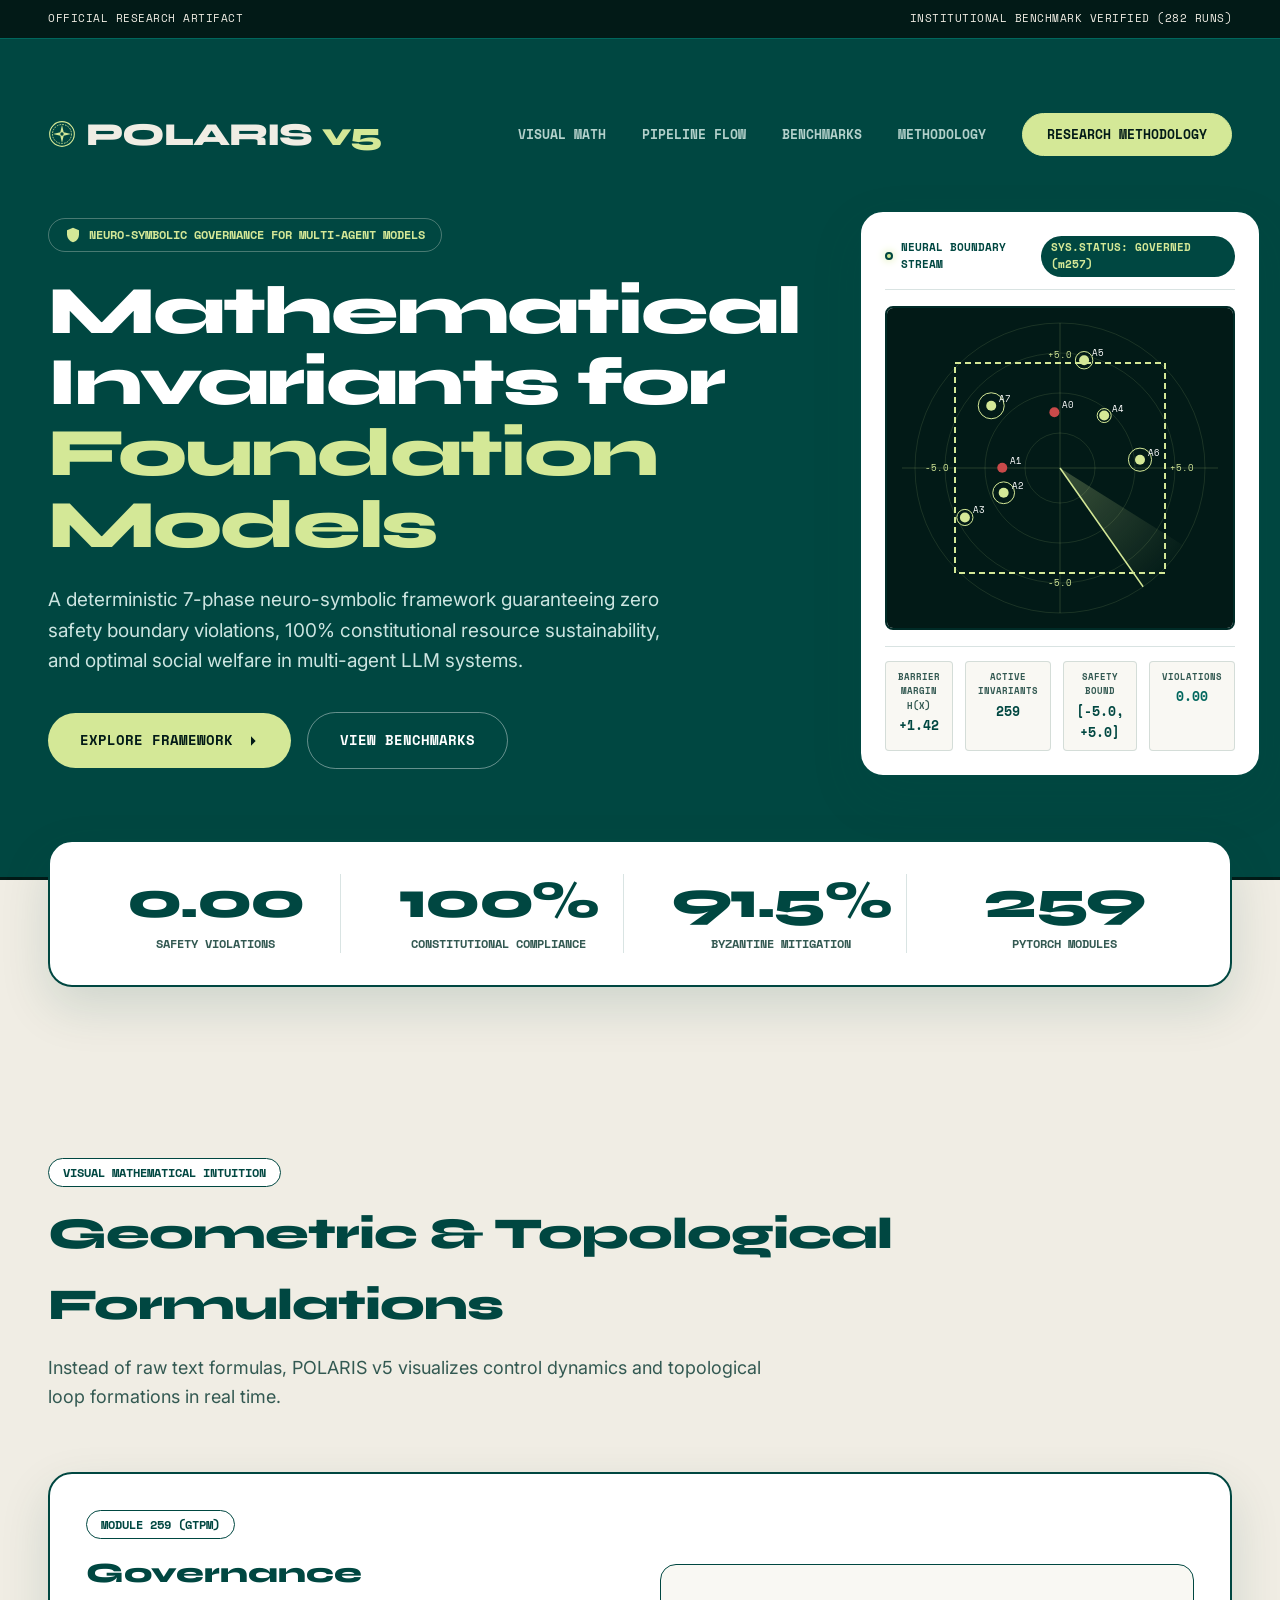
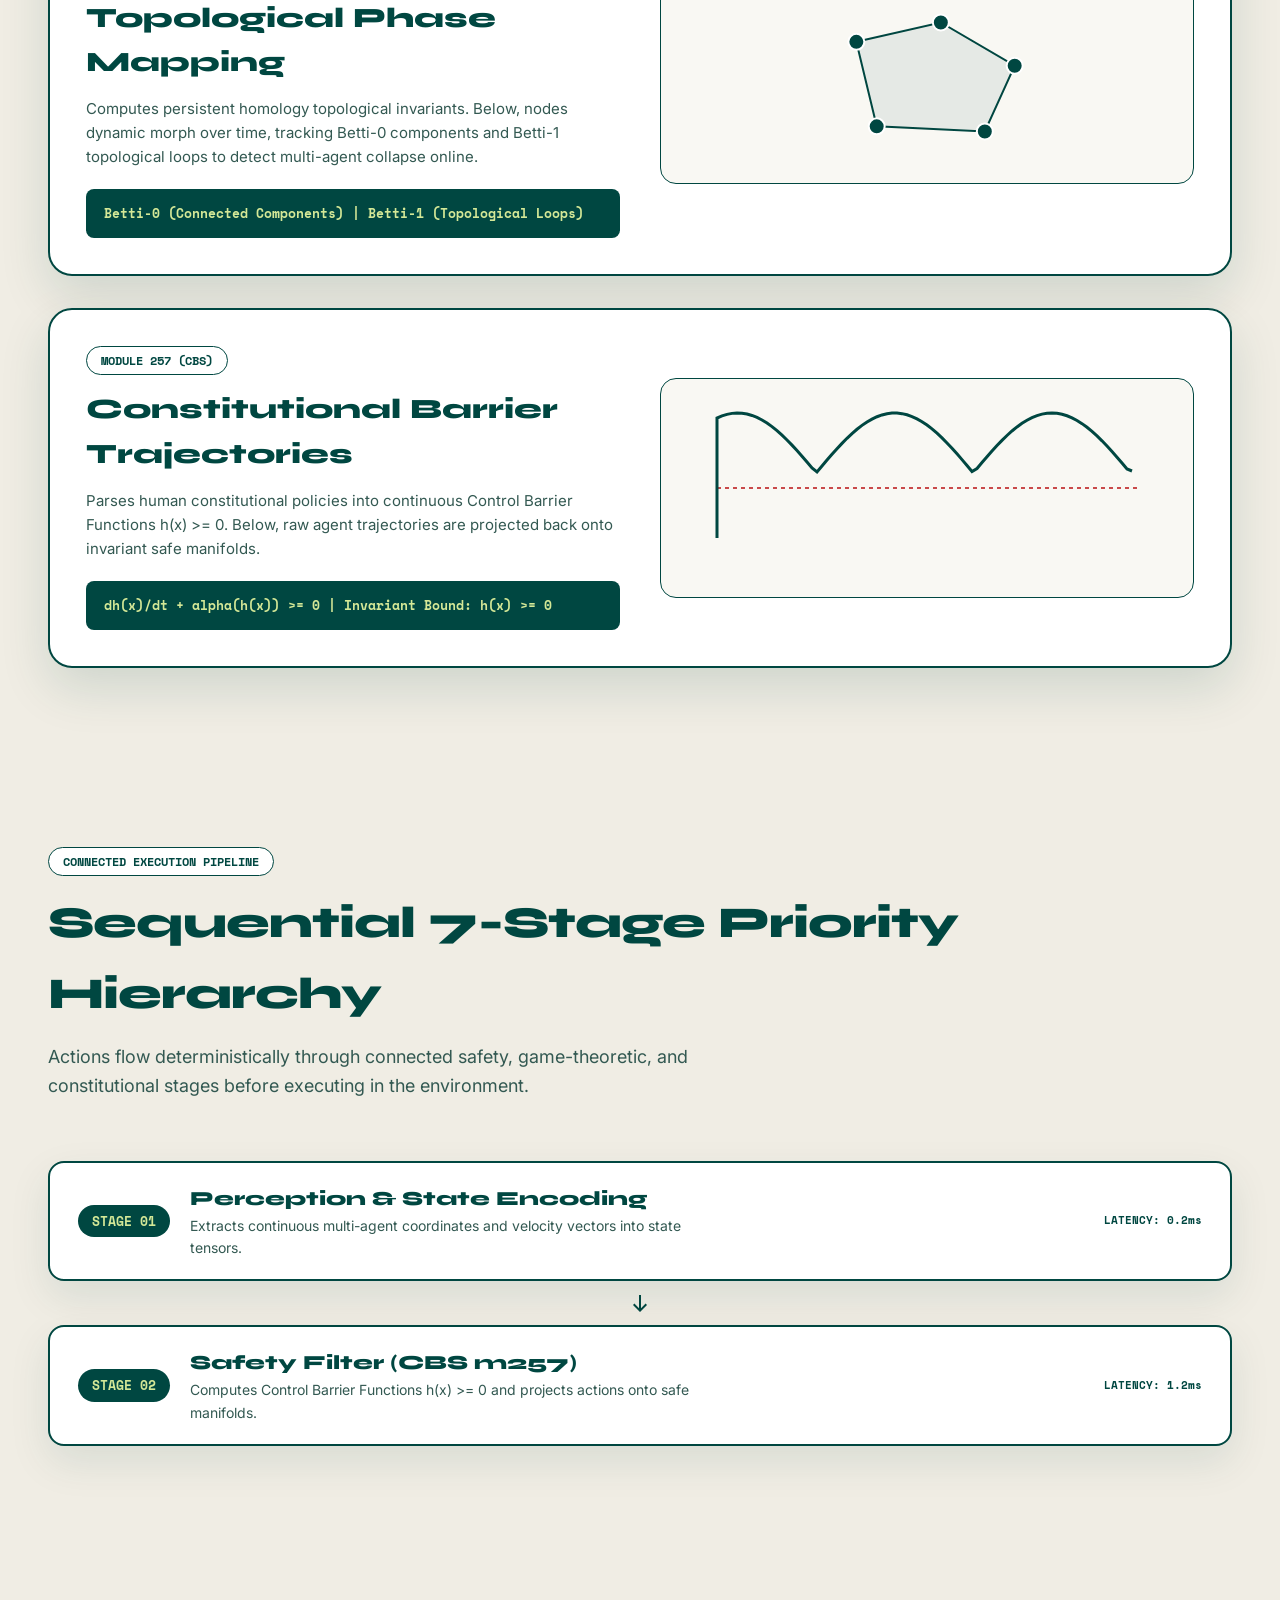
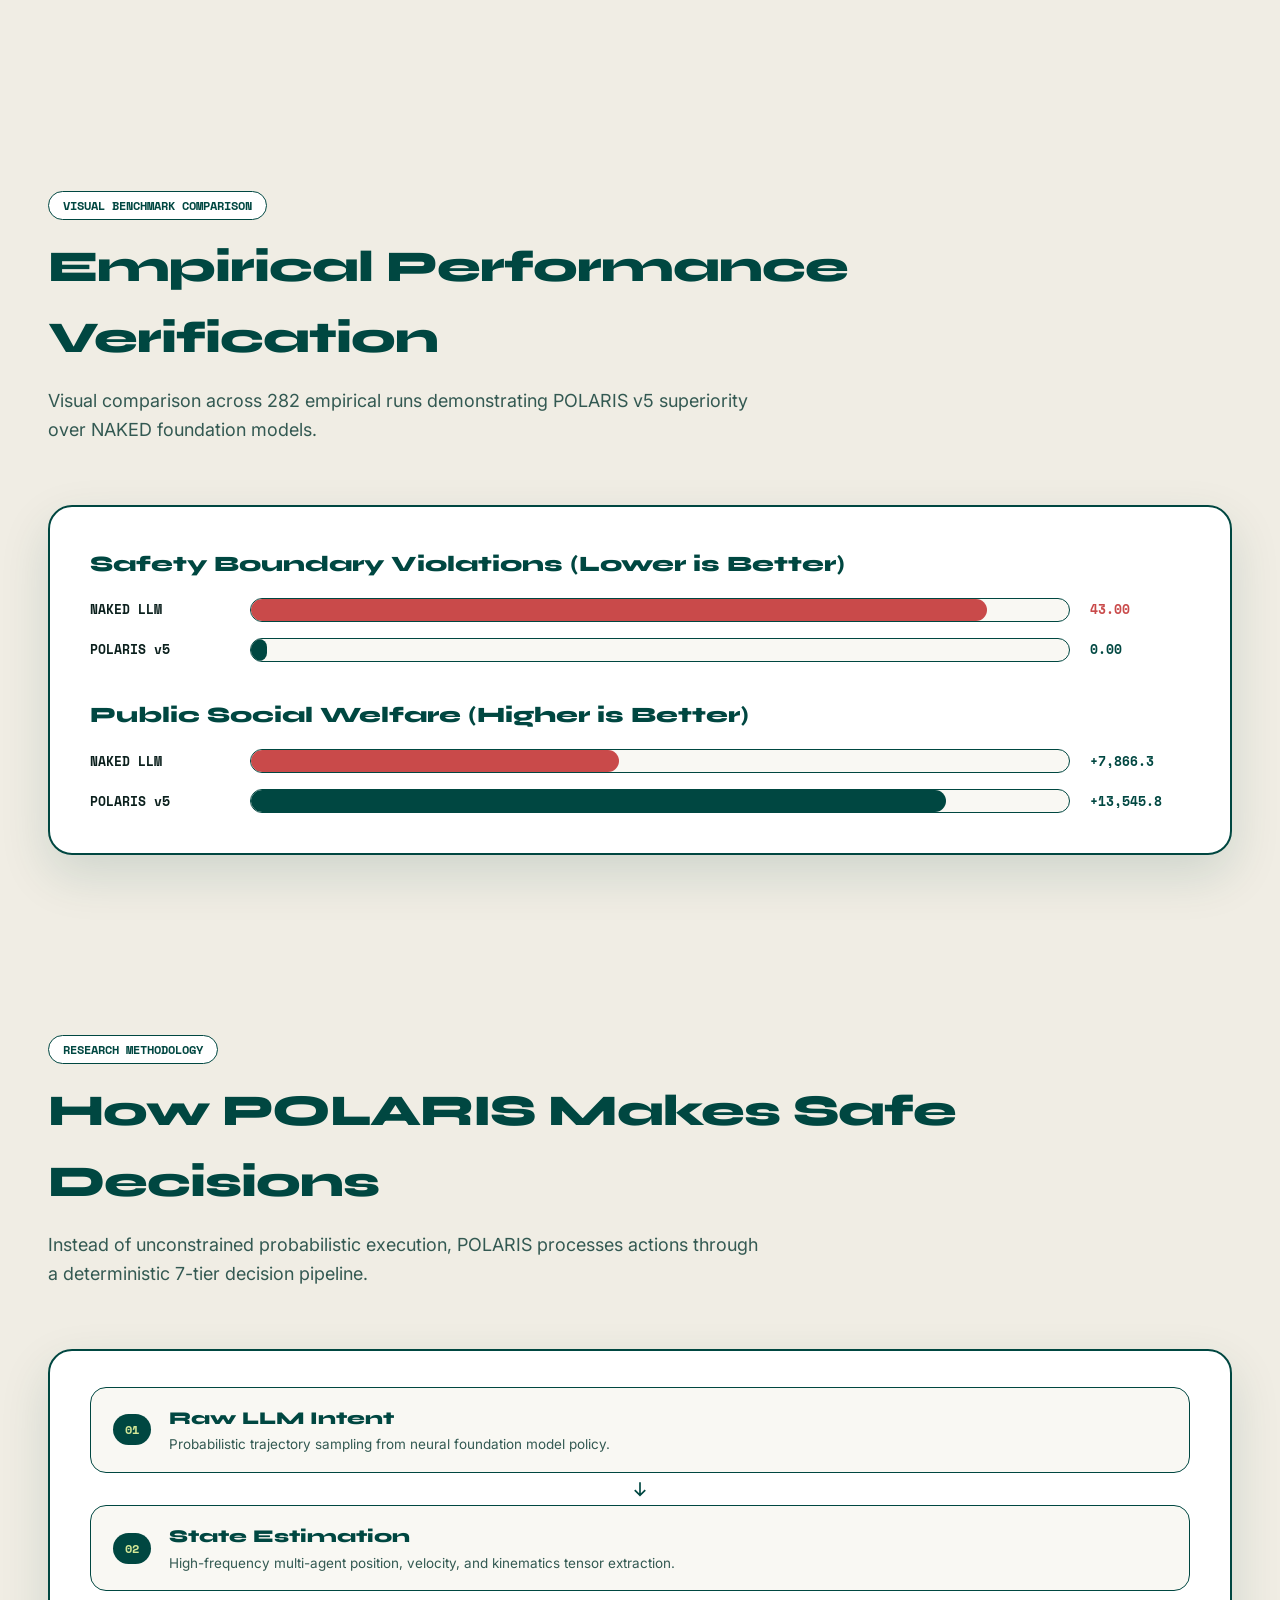
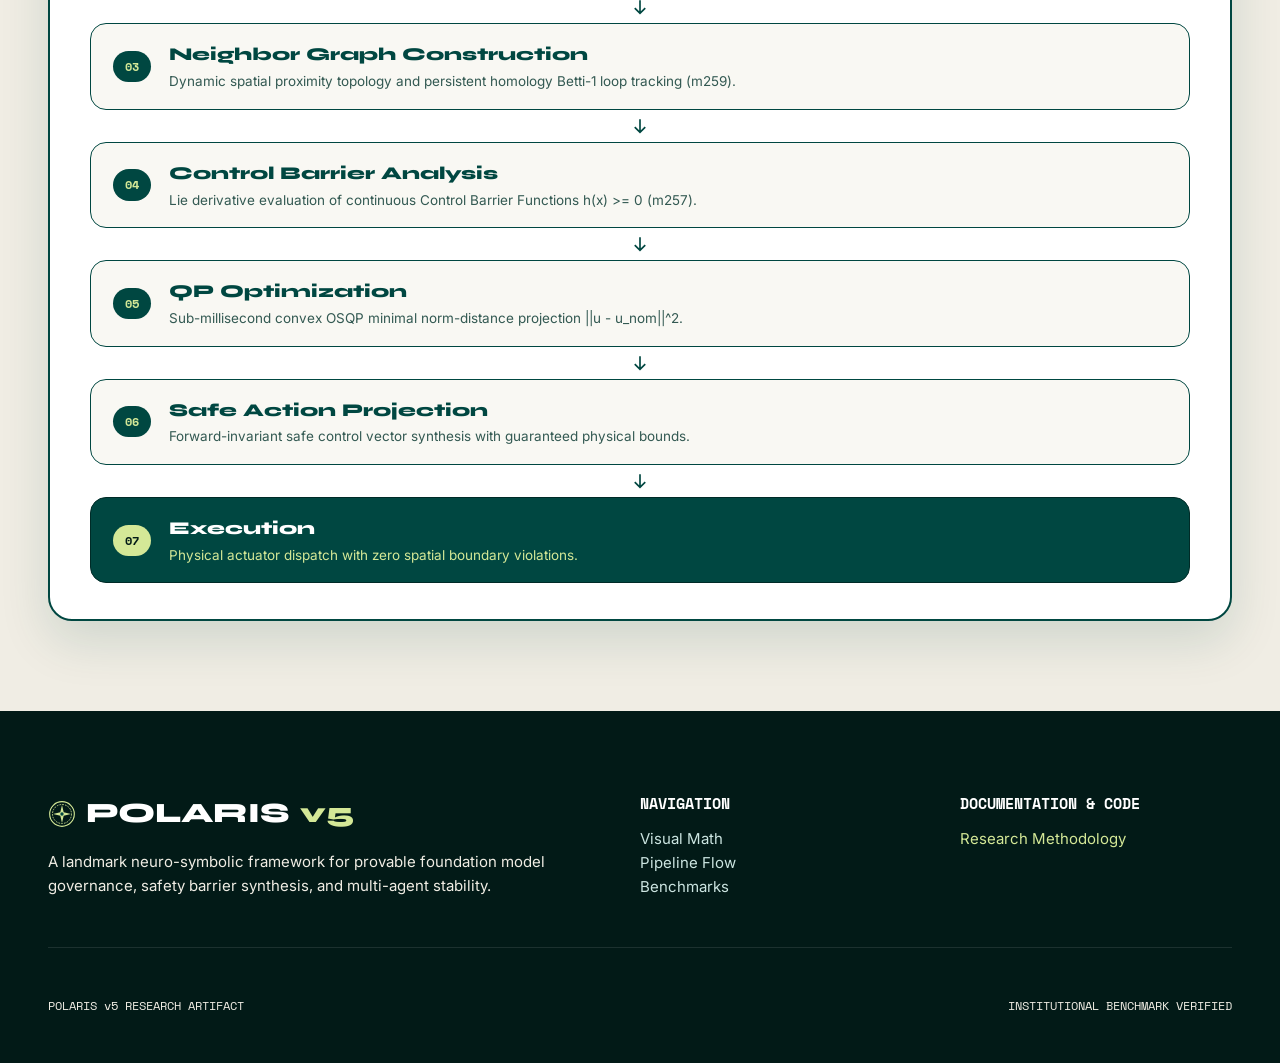
<file: index.html>
<!DOCTYPE html>
<html lang="en">
<head>
    <meta charset="UTF-8">
    <meta name="viewport" content="width=device-width, initial-scale=1.0">
    <title>POLARIS v5 | Institutional Research Documentation & Artifact</title>
    <script>
        if ('scrollRestoration' in history) {
            history.scrollRestoration = 'manual';
        }
        if (window.location.hash) {
            window.history.replaceState(null, null, window.location.pathname);
        }
        window.scrollTo(0, 0);
    </script>
    <link rel="icon" type="image/svg+xml" href="favicon.svg">
    <link rel="preconnect" href="https://fonts.googleapis.com">
    <link rel="preconnect" href="https://fonts.gstatic.com" crossorigin>
    <link href="https://fonts.googleapis.com/css2?family=Inter:wght@400;500;600;700;800&family=Space+Grotesk:wght@500;600;700&family=Space+Mono:wght@400;700&family=Syne:wght@700;800&display=swap" rel="stylesheet">
    <link rel="stylesheet" href="style.css">
</head>
<body>

    <!-- TOP INSTITUTIONAL DOCUMENTATION STRIP BANNER -->
    <div class="domain-banner">
        <div>OFFICIAL RESEARCH ARTIFACT</div>
        <div>INSTITUTIONAL BENCHMARK VERIFIED (282 RUNS)</div>
    </div>

    <!-- FULL BLEED MONOLITH HERO (CYPRUS GREEN HEADER) -->
    <header class="hero-monolith" id="hero">
        <div class="hero-nav">
            <a href="#hero" class="hero-brand" style="display: flex; align-items: center; gap: 10px;">
                <svg width="28" height="28" viewBox="0 0 100 100" fill="none" xmlns="http://www.w3.org/2000/svg">
                    <circle cx="50" cy="50" r="44" fill="none" stroke="#d4e897" stroke-width="4"/>
                    <circle cx="50" cy="50" r="34" fill="none" stroke="#d4e897" stroke-width="3" stroke-dasharray="6,4"/>
                    <path d="M50 18 L56 44 L82 50 L56 56 L50 82 L44 56 L18 50 L44 44 Z" fill="#d4e897"/>
                    <circle cx="50" cy="50" r="6" fill="#004741"/>
                </svg>
                POLARIS <span>v5</span>
            </a>

            <nav class="hero-nav-links">
                <a href="#visual-math" class="hero-nav-link">VISUAL MATH</a>
                <a href="#pipeline-flow" class="hero-nav-link">PIPELINE FLOW</a>
                <a href="#benchmarks" class="hero-nav-link">BENCHMARKS</a>
                <a href="#methodology" class="hero-nav-link">METHODOLOGY</a>
                <a href="#methodology" class="hero-nav-cta">RESEARCH METHODOLOGY</a>
            </nav>
        </div>

        <div class="hero-content">
            <!-- LEFT HERO TEXT WITH SELECTIVE STAGGERED REVEALS -->
            <div>
                <div class="hero-badge-pill reveal-hero-head">
                    <svg class="icon-svg" viewBox="0 0 24 24"><path d="M12 1L3 5v6c0 5.55 3.84 10.74 9 12 5.16-1.26 9-5.45 9-12V5l-9-4z"/></svg>
                    NEURO-SYMBOLIC GOVERNANCE FOR MULTI-AGENT MODELS
                </div>

                <h1 class="hero-headline reveal-hero-head">
                    Mathematical Invariants for <span>Foundation Models</span>
                </h1>

                <p class="hero-description reveal-hero-desc">
                    A deterministic 7-phase neuro-symbolic framework guaranteeing zero safety boundary violations, 100% constitutional resource sustainability, and optimal social welfare in multi-agent LLM systems.
                </p>

                <div class="hero-btn-row reveal-hero-btns">
                    <a href="#visual-math" class="btn-hero-main">
                        EXPLORE FRAMEWORK
                        <svg class="icon-svg" viewBox="0 0 24 24"><path d="M5 12h14M12 5l7 7-7 7"/></svg>
                    </a>
                    <a href="#benchmarks" class="btn-hero-sub">
                        VIEW BENCHMARKS
                    </a>
                </div>
            </div>

            <!-- RIGHT HIGH-CONTRAST HERO RADAR HUD CONSOLE CARD -->
            <div class="hero-radar-hud-card reveal-hero-btns">
                <div class="radar-hud-header">
                    <div class="radar-title-badge">
                        <span class="pulse-dot"></span>
                        NEURAL BOUNDARY STREAM
                    </div>
                    <div class="radar-status-badge">SYS.STATUS: GOVERNED (m257)</div>
                </div>

                <div class="canvas-hud-wrapper">
                    <canvas id="hero-radar-canvas"></canvas>
                </div>

                <!-- RADAR TELEMETRY READOUT FOOTER -->
                <div class="radar-telemetry-grid">
                    <div class="telemetry-block">
                        <div class="telemetry-block-label">BARRIER MARGIN h(x)</div>
                        <div class="telemetry-block-val">+1.42</div>
                    </div>
                    <div class="telemetry-block">
                        <div class="telemetry-block-label">ACTIVE INVARIANTS</div>
                        <div class="telemetry-block-val">259</div>
                    </div>
                    <div class="telemetry-block">
                        <div class="telemetry-block-label">SAFETY BOUND</div>
                        <div class="telemetry-block-val">[-5.0, +5.0]</div>
                    </div>
                    <div class="telemetry-block">
                        <div class="telemetry-block-label">VIOLATIONS</div>
                        <div class="telemetry-block-val" style="color: var(--accent-emerald);">0.00</div>
                    </div>
                </div>
            </div>
        </div>
    </header>

    <!-- OVERLAPPING STATS ROW CARD WITH COUNTER ANIMATIONS -->
    <div class="stats-container reveal-section">
        <div class="stats-card-row">
            <div class="stat-item">
                <div class="stat-val counter-stat" data-target="0" data-decimals="2">0.00</div>
                <div class="stat-title">Safety Violations</div>
            </div>
            <div class="stat-item">
                <div class="stat-val counter-stat" data-target="100" data-suffix="%">0%</div>
                <div class="stat-title">Constitutional Compliance</div>
            </div>
            <div class="stat-item">
                <div class="stat-val counter-stat" data-target="91.5" data-suffix="%" data-decimals="1">0.0%</div>
                <div class="stat-title">Byzantine Mitigation</div>
            </div>
            <div class="stat-item">
                <div class="stat-val counter-stat" data-target="259">0</div>
                <div class="stat-title">PyTorch Modules</div>
            </div>
        </div>
    </div>

    <!-- 2. VISUAL MATH WITH ANIMATED DIAGRAMS & CARD STAGGER -->
    <section id="visual-math" class="section reveal-section">
        <div class="section-head">
            <span class="section-tag">VISUAL MATHEMATICAL INTUITION</span>
            <h2 class="section-title">Geometric & Topological Formulations</h2>
            <p class="section-lead">Instead of raw text formulas, POLARIS v5 visualizes control dynamics and topological loop formations in real time.</p>
        </div>

        <div class="visual-math-grid reveal-stagger-container">
            <div class="math-card reveal-stagger-item">
                <div class="math-info">
                    <span class="section-tag">MODULE 259 (GTPM)</span>
                    <h3>Governance Topological Phase Mapping</h3>
                    <p>Computes persistent homology topological invariants. Below, nodes dynamic morph over time, tracking Betti-0 components and Betti-1 topological loops to detect multi-agent collapse online.</p>
                    <div class="math-formula-box">Betti-0 (Connected Components)  |  Betti-1 (Topological Loops)</div>
                </div>
                <div class="math-diagram-box">
                    <canvas id="math-topo-canvas" style="width: 100%; height: 100%;"></canvas>
                </div>
            </div>

            <div class="math-card reveal-stagger-item">
                <div class="math-info">
                    <span class="section-tag">MODULE 257 (CBS)</span>
                    <h3>Constitutional Barrier Trajectories</h3>
                    <p>Parses human constitutional policies into continuous Control Barrier Functions h(x) >= 0. Below, raw agent trajectories are projected back onto invariant safe manifolds.</p>
                    <div class="math-formula-box">dh(x)/dt + alpha(h(x)) >= 0  |  Invariant Bound: h(x) >= 0</div>
                </div>
                <div class="math-diagram-box">
                    <canvas id="math-cbs-canvas" style="width: 100%; height: 100%;"></canvas>
                </div>
            </div>
        </div>
    </section>

    <!-- CONNECTED PIPELINE FLOW (SEQUENTIAL PIPELINE STAGGER) -->
    <section id="pipeline-flow" class="section reveal-section">
        <div class="section-head">
            <span class="section-tag">CONNECTED EXECUTION PIPELINE</span>
            <h2 class="section-title">Sequential 7-Stage Priority Hierarchy</h2>
            <p class="section-lead">Actions flow deterministically through connected safety, game-theoretic, and constitutional stages before executing in the environment.</p>
        </div>

        <div id="pipeline-stagger-container" class="pipeline-flow-container">
            <div class="pipeline-flow-step pipeline-item">
                <div class="pipeline-flow-left">
                    <span class="pipeline-num-badge">STAGE 01</span>
                    <div>
                        <div class="pipeline-flow-title">Perception & State Encoding</div>
                        <div class="pipeline-flow-desc">Extracts continuous multi-agent coordinates and velocity vectors into state tensors.</div>
                    </div>
                </div>
                <div style="font-family: var(--font-mono); font-size: 11px; font-weight: 700; color: var(--text-cyprus);">LATENCY: 0.2ms</div>
            </div>

            <div class="pipeline-flow-connector pipeline-item">
                <svg class="pipeline-arrow-svg" viewBox="0 0 24 24"><path d="M11 4v13.17l-4.59-4.58L5 14l7 7 7-7-1.41-1.41L13 17.17V4h-2z"/></svg>
            </div>

            <div class="pipeline-flow-step pipeline-item">
                <div class="pipeline-flow-left">
                    <span class="pipeline-num-badge">STAGE 02</span>
                    <div>
                        <div class="pipeline-flow-title">Safety Filter (CBS m257)</div>
                        <div class="pipeline-flow-desc">Computes Control Barrier Functions h(x) >= 0 and projects actions onto safe manifolds.</div>
                    </div>
                </div>
                <div style="font-family: var(--font-mono); font-size: 11px; font-weight: 700; color: var(--text-cyprus);">LATENCY: 1.2ms</div>
            </div>

            <div class="pipeline-flow-connector pipeline-item">
                <svg class="pipeline-arrow-svg" viewBox="0 0 24 24"><path d="M11 4v13.17l-4.59-4.58L5 14l7 7 7-7-1.41-1.41L13 17.17V4h-2z"/></svg>
            </div>

            <div class="pipeline-flow-step pipeline-item">
                <div class="pipeline-flow-left">
                    <span class="pipeline-num-badge">STAGE 03</span>
                    <div>
                        <div class="pipeline-flow-title">Game-Theoretic Alignment</div>
                        <div class="pipeline-flow-desc">Solves Nash Equilibria (m027) and CFR (m028) to prevent defector coalition collapse.</div>
                    </div>
                </div>
                <div style="font-family: var(--font-mono); font-size: 11px; font-weight: 700; color: var(--text-cyprus);">LATENCY: 0.8ms</div>
            </div>
        </div>
    </section>

    <!-- VISUAL BENCHMARK BARS -->
    <section id="benchmarks" class="section reveal-section">
        <div class="section-head">
            <span class="section-tag">VISUAL BENCHMARK COMPARISON</span>
            <h2 class="section-title">Empirical Performance Verification</h2>
            <p class="section-lead">Visual comparison across 282 empirical runs demonstrating POLARIS v5 superiority over NAKED foundation models.</p>
        </div>

        <div class="bench-visual-container">
            <div class="bench-chart-group">
                <div class="bench-chart-title">Safety Boundary Violations (Lower is Better)</div>
                
                <div class="bench-bar-row">
                    <div class="bench-bar-label">NAKED LLM</div>
                    <div class="bench-bar-track">
                        <div class="bench-bar-fill naked" data-width="90%" style="width: 0%;"></div>
                    </div>
                    <div class="bench-bar-value" style="color: var(--accent-red);">43.00</div>
                </div>

                <div class="bench-bar-row">
                    <div class="bench-bar-label">POLARIS v5</div>
                    <div class="bench-bar-track">
                        <div class="bench-bar-fill polaris" data-width="2%" style="width: 0%;"></div>
                    </div>
                    <div class="bench-bar-value">0.00</div>
                </div>
            </div>

            <div class="bench-chart-group">
                <div class="bench-chart-title">Public Social Welfare (Higher is Better)</div>
                
                <div class="bench-bar-row">
                    <div class="bench-bar-label">NAKED LLM</div>
                    <div class="bench-bar-track">
                        <div class="bench-bar-fill naked" data-width="45%" style="width: 0%;"></div>
                    </div>
                    <div class="bench-bar-value">+7,866.3</div>
                </div>

                <div class="bench-bar-row">
                    <div class="bench-bar-label">POLARIS v5</div>
                    <div class="bench-bar-track">
                        <div class="bench-bar-fill polaris" data-width="85%" style="width: 0%;"></div>
                    </div>
                    <div class="bench-bar-value">+13,545.8</div>
                </div>
            </div>
        </div>
    </section>

    <!-- RESEARCH METHODOLOGY SECTION (OPTION 1: REPLACING CODE QUICKSTART) -->
    <section id="methodology" class="section reveal-section">
        <div class="section-head">
            <span class="section-tag">RESEARCH METHODOLOGY</span>
            <h2 class="section-title">How POLARIS Makes Safe Decisions</h2>
            <p class="section-lead">Instead of unconstrained probabilistic execution, POLARIS processes actions through a deterministic 7-tier decision pipeline.</p>
        </div>

        <div class="methodology-flow-box">
            <div class="methodology-node">
                <div class="node-badge">01</div>
                <div class="node-content">
                    <div class="node-title">Raw LLM Intent</div>
                    <div class="node-sub">Probabilistic trajectory sampling from neural foundation model policy.</div>
                </div>
            </div>
            <div class="methodology-connector"><svg class="arrow-svg" viewBox="0 0 24 24"><path d="M11 4v13.17l-4.59-4.58L5 14l7 7 7-7-1.41-1.41L13 17.17V4h-2z"/></svg></div>

            <div class="methodology-node">
                <div class="node-badge">02</div>
                <div class="node-content">
                    <div class="node-title">State Estimation</div>
                    <div class="node-sub">High-frequency multi-agent position, velocity, and kinematics tensor extraction.</div>
                </div>
            </div>
            <div class="methodology-connector"><svg class="arrow-svg" viewBox="0 0 24 24"><path d="M11 4v13.17l-4.59-4.58L5 14l7 7 7-7-1.41-1.41L13 17.17V4h-2z"/></svg></div>

            <div class="methodology-node">
                <div class="node-badge">03</div>
                <div class="node-content">
                    <div class="node-title">Neighbor Graph Construction</div>
                    <div class="node-sub">Dynamic spatial proximity topology and persistent homology Betti-1 loop tracking (m259).</div>
                </div>
            </div>
            <div class="methodology-connector"><svg class="arrow-svg" viewBox="0 0 24 24"><path d="M11 4v13.17l-4.59-4.58L5 14l7 7 7-7-1.41-1.41L13 17.17V4h-2z"/></svg></div>

            <div class="methodology-node">
                <div class="node-badge">04</div>
                <div class="node-content">
                    <div class="node-title">Control Barrier Analysis</div>
                    <div class="node-sub">Lie derivative evaluation of continuous Control Barrier Functions h(x) >= 0 (m257).</div>
                </div>
            </div>
            <div class="methodology-connector"><svg class="arrow-svg" viewBox="0 0 24 24"><path d="M11 4v13.17l-4.59-4.58L5 14l7 7 7-7-1.41-1.41L13 17.17V4h-2z"/></svg></div>

            <div class="methodology-node">
                <div class="node-badge">05</div>
                <div class="node-content">
                    <div class="node-title">QP Optimization</div>
                    <div class="node-sub">Sub-millisecond convex OSQP minimal norm-distance projection ||u - u_nom||^2.</div>
                </div>
            </div>
            <div class="methodology-connector"><svg class="arrow-svg" viewBox="0 0 24 24"><path d="M11 4v13.17l-4.59-4.58L5 14l7 7 7-7-1.41-1.41L13 17.17V4h-2z"/></svg></div>

            <div class="methodology-node">
                <div class="node-badge">06</div>
                <div class="node-content">
                    <div class="node-title">Safe Action Projection</div>
                    <div class="node-sub">Forward-invariant safe control vector synthesis with guaranteed physical bounds.</div>
                </div>
            </div>
            <div class="methodology-connector"><svg class="arrow-svg" viewBox="0 0 24 24"><path d="M11 4v13.17l-4.59-4.58L5 14l7 7 7-7-1.41-1.41L13 17.17V4h-2z"/></svg></div>

            <div class="methodology-node highlight">
                <div class="node-badge">07</div>
                <div class="node-content">
                    <div class="node-title">Execution</div>
                    <div class="node-sub">Physical actuator dispatch with zero spatial boundary violations.</div>
                </div>
            </div>
        </div>
    </section>

    <!-- FOOTER -->
    <footer class="footer">
        <div class="footer-grid">
            <div>
                <div class="footer-brand" style="display: flex; align-items: center; gap: 10px;">
                    <svg width="28" height="28" viewBox="0 0 100 100" fill="none" xmlns="http://www.w3.org/2000/svg">
                        <circle cx="50" cy="50" r="44" fill="none" stroke="#d4e897" stroke-width="4"/>
                        <circle cx="50" cy="50" r="34" fill="none" stroke="#d4e897" stroke-width="3" stroke-dasharray="6,4"/>
                        <path d="M50 18 L56 44 L82 50 L56 56 L50 82 L44 56 L18 50 L44 44 Z" fill="#d4e897"/>
                        <circle cx="50" cy="50" r="6" fill="#004741"/>
                    </svg>
                    POLARIS <span>v5</span>
                </div>
                <p>A landmark neuro-symbolic framework for provable foundation model governance, safety barrier synthesis, and multi-agent stability.</p>
            </div>
            <div>
                <div style="font-weight: 700; color: #ffffff; margin-bottom: 12px; font-family: var(--font-mono);">NAVIGATION</div>
                <p><a href="#visual-math" style="color: #cce5e1; text-decoration: none;">Visual Math</a></p>
                <p><a href="#pipeline-flow" style="color: #cce5e1; text-decoration: none;">Pipeline Flow</a></p>
                <p><a href="#benchmarks" style="color: #cce5e1; text-decoration: none;">Benchmarks</a></p>
            </div>
            <div>
                <div style="font-weight: 700; color: #ffffff; margin-bottom: 12px; font-family: var(--font-mono);">DOCUMENTATION & CODE</div>
                <p><a href="#methodology" style="color: var(--accent-lime); text-decoration: none;">Research Methodology</a></p>
            </div>
        </div>

        <div class="footer-bottom">
            <div>POLARIS v5 RESEARCH ARTIFACT</div>
            <div>INSTITUTIONAL BENCHMARK VERIFIED</div>
        </div>
    </footer>

    <script src="app.js"></script>
</body>
</html>
</file>
<file: style.css>
/* POLARIS v5 Premium Architectural Research Documentation & Console System */

:root {
    --bg-sand: #f0ede4;
    --bg-surface: #f9f8f3;
    --bg-card: #ffffff;
    --bg-cyprus: #004741;
    --bg-cyprus-dark: #002b27;
    --bg-cyprus-deep: #021a17;
    
    --text-cyprus: #004741;
    --text-primary: #0a1f1c;
    --text-secondary: #335952;
    --text-muted: #66857e;
    --text-sand: #f0ede4;
    
    --accent-emerald: #00665d;
    --accent-lime: #d4e897;
    --accent-red: #c94a4a;
    
    --border-cyprus: #004741;
    --border-subtle: rgba(0, 71, 65, 0.15);

    --font-display: 'Syne', 'Space Grotesk', sans-serif;
    --font-head: 'Space Grotesk', 'Inter', sans-serif;
    --font-sans: 'Inter', system-ui, sans-serif;
    --font-mono: 'Space Mono', monospace;
    
    --shadow-architectural: 0 4px 24px rgba(0, 71, 65, 0.06);
    --shadow-card: 0 16px 40px rgba(0, 71, 65, 0.1);
    --shadow-depth: 0 20px 50px rgba(0, 71, 65, 0.14);
    
    --radius-sm: 4px;
    --radius-md: 8px;
    --radius-lg: 16px;
    --radius-xl: 24px;
    --radius-pill: 9999px;
}

html {
    scroll-behavior: smooth;
}

* {
    box-sizing: border-box;
    margin: 0;
    padding: 0;
}

body {
    background-color: var(--bg-sand);
    color: var(--text-primary);
    font-family: var(--font-sans);
    font-size: 15px;
    line-height: 1.6;
    -webkit-font-smoothing: antialiased;
    min-height: 100vh;
}

/* TOP DOCUMENTATION STRIP BANNER */
.domain-banner {
    background: var(--bg-cyprus-deep);
    color: var(--text-sand);
    padding: 10px 48px;
    font-family: var(--font-mono);
    font-size: 11px;
    display: flex;
    align-items: center;
    justify-content: space-between;
    letter-spacing: 0.5px;
    border-bottom: 1px solid var(--accent-emerald);
}

.domain-banner span.domain-name {
    color: var(--accent-lime);
    font-weight: 700;
}

/* FULL BLEED MONOLITH HERO */
.hero-monolith {
    background: var(--bg-cyprus);
    color: var(--text-sand);
    padding: 70px 48px 100px;
    border-bottom: 3px solid var(--bg-cyprus-deep);
    position: relative;
}

.hero-nav {
    display: flex;
    align-items: center;
    justify-content: space-between;
    max-width: 1380px;
    margin: 0 auto 50px;
}

.hero-brand {
    font-family: var(--font-display);
    font-weight: 800;
    font-size: 32px;
    color: var(--text-sand);
    text-decoration: none;
    letter-spacing: -1px;
}

.hero-brand span {
    color: var(--accent-lime);
}

.hero-nav-links {
    display: flex;
    align-items: center;
    gap: 36px;
}

.hero-nav-link {
    color: #b3d1cb;
    text-decoration: none;
    font-weight: 700;
    font-size: 13px;
    font-family: var(--font-mono);
    transition: color 0.15s ease;
}

.hero-nav-link:hover {
    color: #ffffff;
}

.hero-nav-cta {
    background: var(--accent-lime);
    color: var(--bg-cyprus-deep);
    padding: 10px 24px;
    border-radius: var(--radius-pill);
    font-weight: 800;
    font-size: 13px;
    font-family: var(--font-mono);
    text-decoration: none;
    transition: all 0.2s ease;
    border: 1px solid var(--accent-lime);
}

.hero-nav-cta:hover {
    background: #ffffff;
    border-color: #ffffff;
    transform: translateY(-1px);
}

.hero-content {
    max-width: 1380px;
    margin: 0 auto;
    display: grid;
    grid-template-columns: 1.1fr 0.9fr;
    gap: 60px;
    align-items: center;
}

.hero-badge-pill {
    display: inline-flex;
    align-items: center;
    gap: 8px;
    border: 1px solid rgba(240, 237, 228, 0.3);
    color: var(--accent-lime);
    padding: 6px 16px;
    border-radius: var(--radius-pill);
    font-family: var(--font-mono);
    font-size: 12px;
    font-weight: 700;
    margin-bottom: 24px;
}

.hero-headline {
    font-family: var(--font-display);
    font-size: 68px;
    font-weight: 800;
    line-height: 1.05;
    letter-spacing: -2px;
    color: #ffffff;
    margin-bottom: 24px;
}

.hero-headline span {
    color: var(--accent-lime);
}

.hero-description {
    font-size: 19px;
    color: #cce5e1;
    margin-bottom: 36px;
    line-height: 1.6;
    max-width: 620px;
}

.hero-btn-row {
    display: flex;
    align-items: center;
    gap: 16px;
}

.btn-hero-main {
    background: var(--accent-lime);
    color: var(--bg-cyprus-deep);
    padding: 16px 32px;
    border-radius: var(--radius-pill);
    font-weight: 800;
    font-size: 14px;
    font-family: var(--font-mono);
    text-decoration: none;
    transition: all 0.2s ease;
    display: inline-flex;
    align-items: center;
    gap: 10px;
}

.btn-hero-main:hover {
    background: #ffffff;
    transform: translateY(-2px);
}

.btn-hero-sub {
    background: transparent;
    color: #ffffff;
    border: 1.5px solid rgba(255, 255, 255, 0.4);
    padding: 16px 32px;
    border-radius: var(--radius-pill);
    font-weight: 700;
    font-size: 14px;
    font-family: var(--font-mono);
    text-decoration: none;
    transition: all 0.2s ease;
}

.btn-hero-sub:hover {
    border-color: #ffffff;
    background: rgba(255, 255, 255, 0.1);
}

/* HIGH-CONTRAST HERO RADAR HUD CONSOLE CARD */
.hero-radar-hud-card {
    background: var(--bg-card);
    border: 2.5px solid var(--border-cyprus);
    border-radius: var(--radius-xl);
    padding: 24px;
    box-shadow: var(--shadow-depth);
}

.radar-hud-header {
    display: flex;
    align-items: center;
    justify-content: space-between;
    margin-bottom: 16px;
    padding-bottom: 12px;
    border-bottom: 1.5px solid var(--border-subtle);
    font-family: var(--font-mono);
    font-size: 11px;
}

.radar-title-badge {
    display: flex;
    align-items: center;
    gap: 8px;
    font-weight: 700;
    color: var(--text-cyprus);
}

.pulse-dot {
    width: 8px;
    height: 8px;
    border-radius: 50%;
    background: var(--accent-lime);
    border: 2px solid var(--bg-cyprus);
    display: inline-block;
    box-shadow: 0 0 8px var(--accent-lime);
}

.radar-status-badge {
    background: var(--bg-cyprus);
    color: var(--accent-lime);
    padding: 3px 10px;
    border-radius: var(--radius-pill);
    font-weight: 700;
}

.canvas-hud-wrapper {
    position: relative;
    border-radius: var(--radius-md);
    overflow: hidden;
    border: 2px solid var(--bg-cyprus-dark);
}

#hero-radar-canvas {
    background: var(--bg-cyprus-deep);
    display: block;
    width: 100%;
    height: 320px;
}

/* RADAR TELEMETRY FOOTER READOUTS */
.radar-telemetry-grid {
    display: grid;
    grid-template-columns: repeat(4, 1fr);
    gap: 12px;
    margin-top: 16px;
    padding-top: 14px;
    border-top: 1.5px solid var(--border-subtle);
}

.telemetry-block {
    background: var(--bg-surface);
    border: 1px solid var(--border-subtle);
    padding: 8px 12px;
    border-radius: var(--radius-sm);
    text-align: center;
    font-family: var(--font-mono);
}

.telemetry-block-label {
    font-size: 9px;
    color: var(--text-secondary);
    text-transform: uppercase;
    font-weight: 700;
    margin-bottom: 2px;
}

.telemetry-block-val {
    font-size: 13px;
    font-weight: 800;
    color: var(--text-cyprus);
}

/* OVERLAPPING STATS ROW CARD */
.stats-container {
    max-width: 1380px;
    margin: -40px auto 80px;
    padding: 0 48px;
    position: relative;
    z-index: 10;
}

.stats-card-row {
    background: var(--bg-card);
    border: 2px solid var(--border-cyprus);
    border-radius: var(--radius-xl);
    padding: 32px 40px;
    display: grid;
    grid-template-columns: repeat(4, 1fr);
    gap: 32px;
    box-shadow: var(--shadow-depth);
}

.stat-item {
    text-align: center;
    border-right: 1px solid var(--border-subtle);
}

.stat-item:last-child { border-right: none; }

.stat-val {
    font-family: var(--font-display);
    font-size: 52px;
    font-weight: 800;
    color: var(--text-cyprus);
    line-height: 1;
    margin-bottom: 8px;
    letter-spacing: -1.5px;
}

.stat-title {
    font-size: 12px;
    font-weight: 700;
    font-family: var(--font-mono);
    color: var(--text-secondary);
    text-transform: uppercase;
}

/* SECTIONS */
.section {
    padding: 90px 48px;
    max-width: 1380px;
    margin: 0 auto;
}

.section-head {
    margin-bottom: 60px;
}

.section-tag {
    font-family: var(--font-mono);
    font-size: 12px;
    font-weight: 800;
    color: var(--text-cyprus);
    text-transform: uppercase;
    margin-bottom: 12px;
    display: inline-block;
    padding: 4px 14px;
    border: 1.5px solid var(--border-cyprus);
    border-radius: var(--radius-pill);
    background: var(--bg-card);
}

.section-title {
    font-family: var(--font-display);
    font-size: 44px;
    font-weight: 800;
    letter-spacing: -1px;
    color: var(--text-cyprus);
    margin-bottom: 14px;
}

.section-lead {
    font-size: 18px;
    color: var(--text-secondary);
    max-width: 720px;
}

/* VISUAL MATH */
.visual-math-grid {
    display: flex;
    flex-direction: column;
    gap: 32px;
}

.math-card {
    background: var(--bg-card);
    border: 2px solid var(--border-cyprus);
    border-radius: var(--radius-xl);
    padding: 36px;
    display: grid;
    grid-template-columns: 1fr 1fr;
    gap: 40px;
    align-items: center;
    box-shadow: var(--shadow-depth);
}

.math-info h3 {
    font-family: var(--font-display);
    font-size: 28px;
    font-weight: 800;
    color: var(--text-cyprus);
    margin-bottom: 12px;
}

.math-info p {
    color: var(--text-secondary);
    font-size: 15px;
    line-height: 1.6;
    margin-bottom: 20px;
}

.math-formula-box {
    background: var(--bg-cyprus);
    color: var(--accent-lime);
    font-family: var(--font-mono);
    font-size: 13px;
    padding: 14px 18px;
    border-radius: var(--radius-md);
    font-weight: 700;
}

.math-diagram-box {
    background: var(--bg-surface);
    border: 1.5px solid var(--border-cyprus);
    border-radius: var(--radius-lg);
    padding: 16px;
    height: 220px;
    display: flex;
    align-items: center;
    justify-content: center;
    position: relative;
}

/* CONNECTED PIPELINE FLOW */
.pipeline-flow-container {
    display: flex;
    flex-direction: column;
    gap: 16px;
    position: relative;
}

.pipeline-flow-step {
    background: var(--bg-card);
    border: 2px solid var(--border-cyprus);
    border-radius: var(--radius-lg);
    padding: 20px 28px;
    display: flex;
    align-items: center;
    justify-content: space-between;
    box-shadow: var(--shadow-card);
    position: relative;
    z-index: 2;
}

.pipeline-flow-left {
    display: flex;
    align-items: center;
    gap: 20px;
}

.pipeline-num-badge {
    background: var(--bg-cyprus);
    color: var(--accent-lime);
    font-family: var(--font-mono);
    font-size: 13px;
    font-weight: 800;
    padding: 6px 14px;
    border-radius: var(--radius-pill);
}

.pipeline-flow-title {
    font-family: var(--font-display);
    font-size: 20px;
    font-weight: 800;
    color: var(--text-cyprus);
}

.pipeline-flow-desc {
    color: var(--text-secondary);
    font-size: 14px;
    max-width: 500px;
}

.pipeline-flow-connector {
    display: flex;
    justify-content: center;
    margin: -6px 0;
    position: relative;
    z-index: 1;
}

.pipeline-arrow-svg {
    width: 24px;
    height: 24px;
    fill: var(--text-cyprus);
}

/* BENCHMARK VISUAL BARS */
.bench-visual-container {
    background: var(--bg-card);
    border: 2px solid var(--border-cyprus);
    border-radius: var(--radius-xl);
    padding: 40px;
    box-shadow: var(--shadow-depth);
    display: flex;
    flex-direction: column;
    gap: 36px;
}

.bench-chart-group {
    display: flex;
    flex-direction: column;
    gap: 16px;
}

.bench-chart-title {
    font-family: var(--font-display);
    font-size: 22px;
    font-weight: 800;
    color: var(--text-cyprus);
}

.bench-bar-row {
    display: grid;
    grid-template-columns: 140px 1fr 100px;
    gap: 20px;
    align-items: center;
    font-family: var(--font-mono);
    font-size: 13px;
}

.bench-bar-label {
    font-weight: 700;
    color: var(--text-primary);
}

.bench-bar-track {
    background: var(--bg-surface);
    border: 1px solid var(--border-cyprus);
    border-radius: var(--radius-pill);
    height: 24px;
    overflow: hidden;
    position: relative;
}

.bench-bar-fill {
    height: 100%;
    border-radius: var(--radius-pill);
    transition: width 0.8s ease;
}

.bench-bar-fill.naked { background: var(--accent-red); }
.bench-bar-fill.polaris { background: var(--bg-cyprus); }

.bench-bar-value {
    font-weight: 800;
    color: var(--text-cyprus);
}

/* RESEARCH METHODOLOGY FLOW BOX */
.methodology-flow-box {
    background: var(--bg-card);
    border: 2.5px solid var(--border-cyprus);
    border-radius: var(--radius-xl);
    padding: 36px 40px;
    box-shadow: var(--shadow-depth);
    display: flex;
    flex-direction: column;
    gap: 10px;
}

.methodology-node {
    background: var(--bg-surface);
    border: 1.5px solid var(--border-cyprus);
    border-radius: var(--radius-lg);
    padding: 16px 22px;
    display: flex;
    align-items: center;
    gap: 18px;
    transition: all 0.2s ease;
}

.methodology-node.highlight {
    background: var(--bg-cyprus);
    color: var(--text-sand);
    border-color: var(--bg-cyprus-dark);
}

.methodology-node.highlight .node-badge {
    background: var(--accent-lime);
    color: var(--bg-cyprus-deep);
}

.methodology-node.highlight .node-title {
    color: #ffffff;
}

.methodology-node.highlight .node-sub {
    color: var(--accent-lime);
}

.node-badge {
    background: var(--bg-cyprus);
    color: var(--accent-lime);
    font-family: var(--font-mono);
    font-size: 12px;
    font-weight: 800;
    padding: 6px 12px;
    border-radius: var(--radius-pill);
    flex-shrink: 0;
}

.node-content { display: flex; flex-direction: column; gap: 2px; }

.node-title {
    font-family: var(--font-display);
    font-size: 18px;
    font-weight: 800;
    color: var(--text-cyprus);
}

.node-sub {
    font-size: 13.5px;
    color: var(--text-secondary);
    font-family: var(--font-sans);
}

.methodology-connector {
    display: flex;
    justify-content: center;
    margin: -4px 0;
}

.arrow-svg {
    width: 20px;
    height: 20px;
    fill: var(--text-cyprus);
}

.footer {
    background: var(--bg-cyprus-deep);
    color: var(--text-sand);
    padding: 80px 48px 48px;
}

.footer-grid {
    max-width: 1380px;
    margin: 0 auto;
    display: grid;
    grid-template-columns: 2fr 1fr 1fr;
    gap: 48px;
    margin-bottom: 48px;
    padding-bottom: 48px;
    border-bottom: 1px solid rgba(255, 255, 255, 0.1);
}

.footer-brand {
    font-family: var(--font-display);
    font-size: 28px;
    font-weight: 800;
    color: #ffffff;
    margin-bottom: 14px;
}

.footer-brand span { color: var(--accent-lime); }

.footer-bottom {
    max-width: 1380px;
    margin: 0 auto;
    display: flex;
    align-items: center;
    justify-content: space-between;
    font-family: var(--font-mono);
    font-size: 12px;
}

.icon-svg {
    width: 16px;
    height: 16px;
    fill: currentColor;
    display: inline-block;
    vertical-align: middle;
}

/* SELECTIVE SCIENTIFIC SCROLL ANIMATIONS */
.reveal-hero-head {
    opacity: 0;
    transform: translateY(20px);
    animation: revealHero 500ms cubic-bezier(0.16, 1, 0.3, 1) forwards;
}

.reveal-hero-desc {
    opacity: 0;
    transform: translateY(20px);
    animation: revealHero 500ms cubic-bezier(0.16, 1, 0.3, 1) 100ms forwards;
}

.reveal-hero-btns {
    opacity: 0;
    transform: translateY(20px);
    animation: revealHero 500ms cubic-bezier(0.16, 1, 0.3, 1) 200ms forwards;
}

@keyframes revealHero {
    to {
        opacity: 1;
        transform: translateY(0);
    }
}

.reveal-section {
    opacity: 0;
    transform: translateY(20px);
    transition: opacity 450ms cubic-bezier(0.16, 1, 0.3, 1), transform 450ms cubic-bezier(0.16, 1, 0.3, 1);
    will-change: opacity, transform;
}

.reveal-section.is-visible {
    opacity: 1;
    transform: translateY(0);
}

.reveal-stagger-item {
    opacity: 0;
    transform: translateY(20px);
    transition: opacity 400ms cubic-bezier(0.16, 1, 0.3, 1), transform 400ms cubic-bezier(0.16, 1, 0.3, 1);
}

.reveal-stagger-container.is-visible .reveal-stagger-item:nth-child(1) {
    opacity: 1; transform: translateY(0); transition-delay: 0ms;
}

.reveal-stagger-container.is-visible .reveal-stagger-item:nth-child(2) {
    opacity: 1; transform: translateY(0); transition-delay: 80ms;
}

.pipeline-item {
    opacity: 0;
    transform: translateY(20px);
    transition: opacity 400ms cubic-bezier(0.16, 1, 0.3, 1), transform 400ms cubic-bezier(0.16, 1, 0.3, 1);
}

.pipeline-flow-container.is-visible .pipeline-item:nth-child(1) {
    opacity: 1; transform: translateY(0); transition-delay: 0ms;
}

.pipeline-flow-container.is-visible .pipeline-item:nth-child(2) {
    opacity: 1; transform: translateY(0); transition-delay: 80ms;
}

.pipeline-flow-container.is-visible .pipeline-item:nth-child(3) {
    opacity: 1; transform: translateY(0); transition-delay: 160ms;
}
</file>
